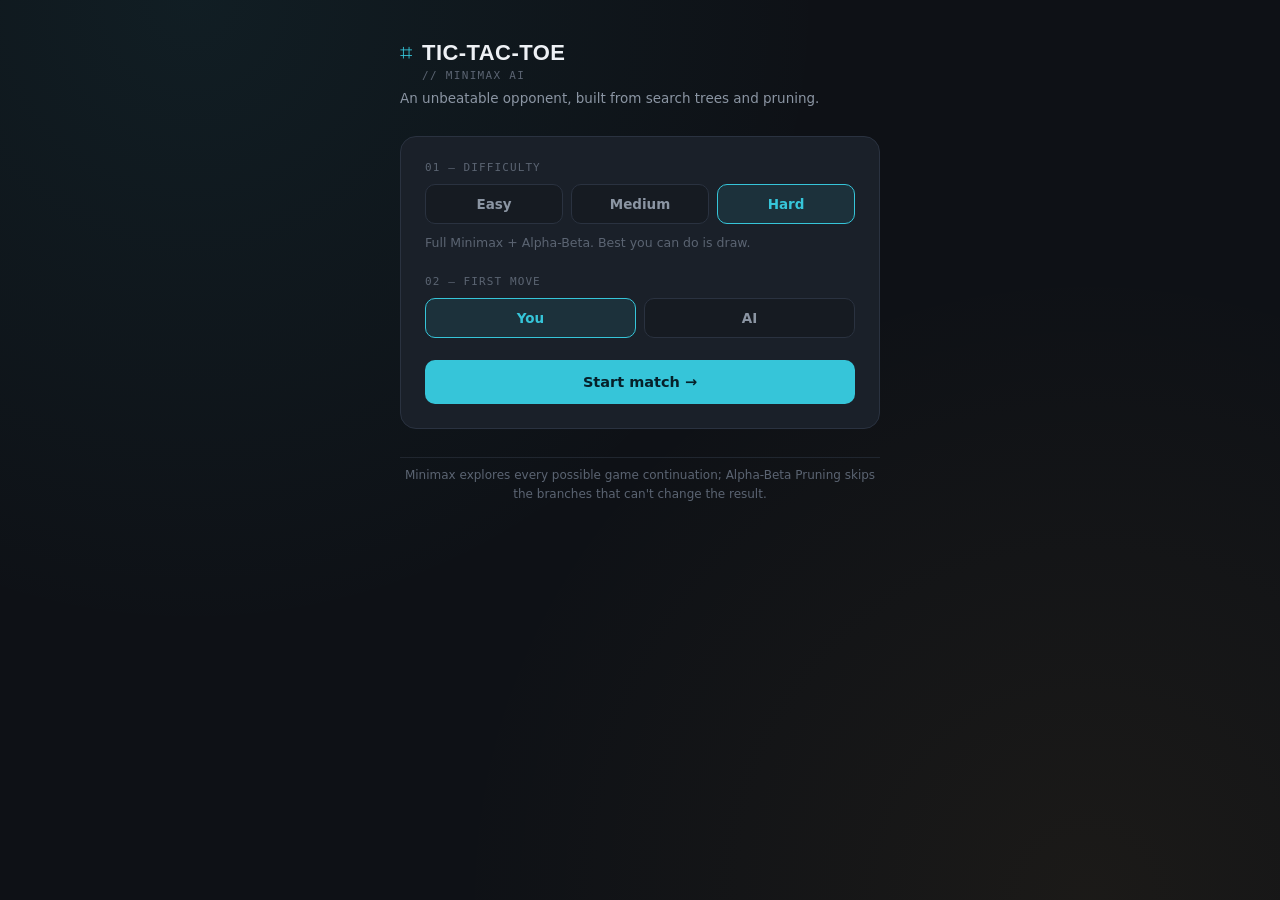
<file: tic-tac-toe-web/index.html>
<!DOCTYPE html>
<html lang="en">
<head>
  <meta charset="UTF-8" />
  <meta name="viewport" content="width=device-width, initial-scale=1.0" />
  <title>Tic-Tac-Toe - Game</title>
  <link rel="stylesheet" href="style.css" />
</head>
<body>

  <main class="app">

    <header class="topbar">
      <div class="brand">
        <span class="brand-mark">⌗</span>
        <h1>TIC-TAC-TOE<span class="brand-sub">// MINIMAX AI</span></h1>
      </div>
      <p class="tagline">An unbeatable opponent, built from search trees and pruning.</p>
    </header>

    <section class="setup" id="setup-panel">
      <div class="setup-card">

        <div class="setup-group">
          <span class="setup-label">01 — Difficulty</span>
          <div class="choice-row" id="difficulty-row">
            <button class="choice-btn" data-value="easy">Easy</button>
            <button class="choice-btn" data-value="medium">Medium</button>
            <button class="choice-btn is-active" data-value="hard">Hard</button>
          </div>
          <p class="setup-hint" id="difficulty-hint">Full Minimax + Alpha-Beta. Best you can do is draw.</p>
        </div>

        <div class="setup-group">
          <span class="setup-label">02 — First move</span>
          <div class="choice-row" id="first-row">
            <button class="choice-btn is-active" data-value="human">You</button>
            <button class="choice-btn" data-value="ai">AI</button>
          </div>
        </div>

        <button class="start-btn" id="start-btn">Start match →</button>
      </div>
    </section>

    <section class="game" id="game-panel" hidden>

      <div class="status-row">
        <div class="status-pill" id="status-pill">
          <span class="status-dot"></span>
          <span id="status-text">Your move</span>
        </div>
        <div class="status-actions">
          <button class="ghost-btn" id="back-btn">Back</button>
          <button class="ghost-btn" id="restart-btn">Restart</button>
        </div>
      </div>

      <div class="board" id="board" aria-label="Tic Tac Toe board">
        <button class="cell" data-index="0"></button>
        <button class="cell" data-index="1"></button>
        <button class="cell" data-index="2"></button>
        <button class="cell" data-index="3"></button>
        <button class="cell" data-index="4"></button>
        <button class="cell" data-index="5"></button>
        <button class="cell" data-index="6"></button>
        <button class="cell" data-index="7"></button>
        <button class="cell" data-index="8"></button>
        <svg class="win-line" id="win-line" viewBox="0 0 300 300" preserveAspectRatio="none">
          <line id="win-line-shape" x1="0" y1="0" x2="0" y2="0" />
        </svg>
      </div>

      <div class="scoreboard">
        <div class="score-item">
          <span class="score-label">You</span>
          <span class="score-value" id="score-human">0</span>
        </div>
        <div class="score-item">
          <span class="score-label">Draws</span>
          <span class="score-value" id="score-draw">0</span>
        </div>
        <div class="score-item">
          <span class="score-label">AI</span>
          <span class="score-value" id="score-ai">0</span>
        </div>
      </div>

    </section>

    <footer class="foot">
      <p>Minimax explores every possible game continuation; Alpha-Beta Pruning skips the branches that can't change the result.</p>
    </footer>

  </main>

  <div class="result-overlay" id="result-overlay" hidden>
    <div class="result-card">
      <p class="result-eyebrow" id="result-eyebrow">ROUND OVER</p>
      <h2 class="result-title" id="result-title">You win</h2>
      <div class="result-actions">
        <button class="ghost-btn" id="back-to-menu-btn">Back to menu</button>
        <button class="start-btn" id="play-again-btn">Play again</button>
      </div>
    </div>
  </div>

  <script src="ai.js"></script>
  <script src="script.js"></script>
</body>
</html>
</file>
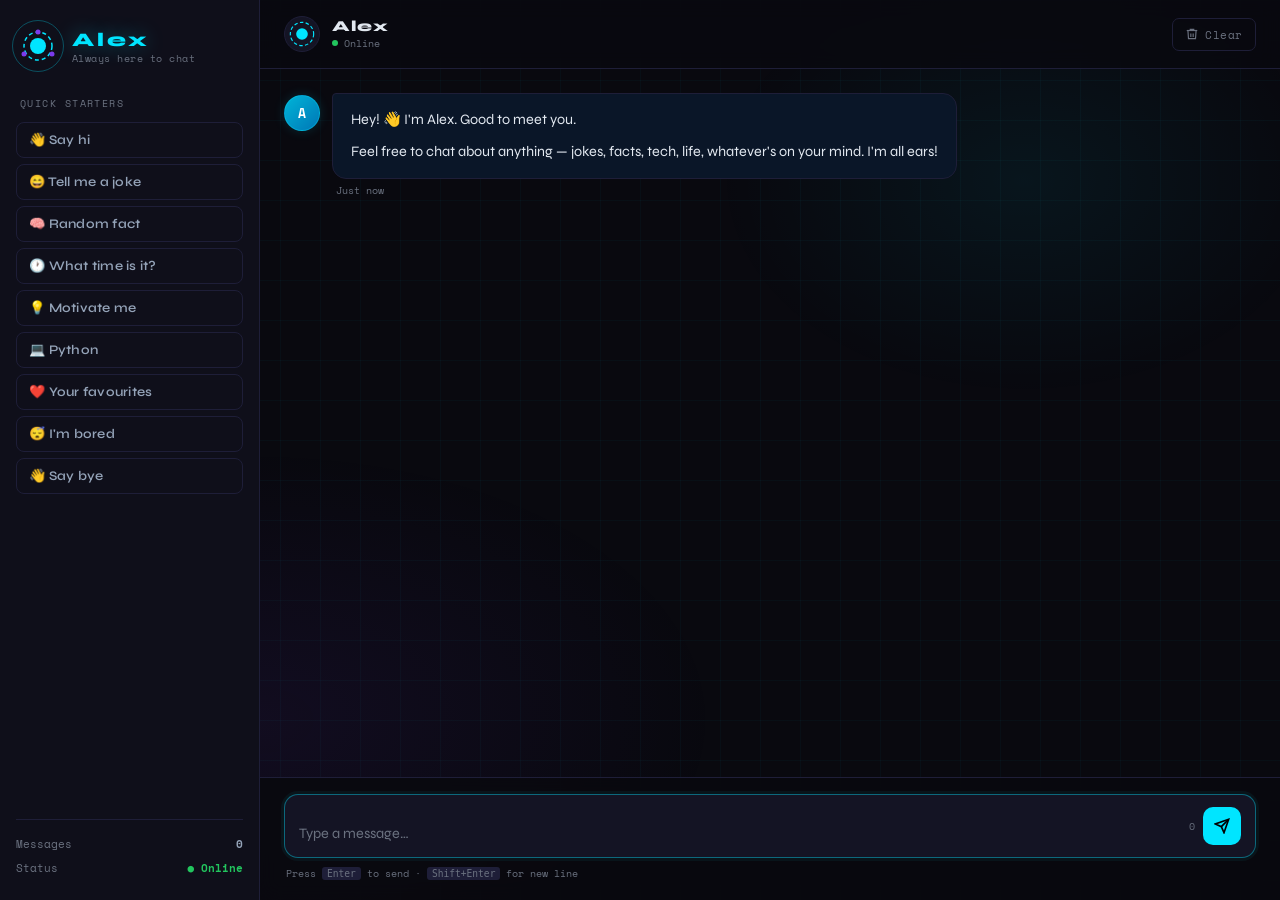
<file: Alex chatbot/alex chatbot/index.html>
<!DOCTYPE html>
<html lang="en">
<head>
  <meta charset="UTF-8" />
  <meta name="viewport" content="width=device-width, initial-scale=1.0"/>
  <title>Alex · Chat</title>
  <link rel="stylesheet" href="css/style.css" />
  <link rel="preconnect" href="https://fonts.googleapis.com">
  <link href="https://fonts.googleapis.com/css2?family=Space+Mono:ital,wght@0,400;0,700;1,400&family=Syne:wght@400;600;800&display=swap" rel="stylesheet">
</head>
<body>

  <div class="bg-grid"></div>
  <div class="bg-glow"></div>

  <div class="app-shell">

    <!-- Sidebar -->
    <aside class="sidebar">
      <div class="brand">
        <div class="brand-icon">
          <span class="pulse-ring"></span>
          <svg viewBox="0 0 36 36" fill="none" xmlns="http://www.w3.org/2000/svg">
            <circle cx="18" cy="18" r="8" fill="var(--accent)"/>
            <circle cx="18" cy="18" r="14" stroke="var(--accent)" stroke-width="1.5" stroke-dasharray="4 3"/>
            <circle cx="18" cy="4" r="2.5" fill="var(--accent2)"/>
            <circle cx="32" cy="26" r="2.5" fill="var(--accent2)"/>
            <circle cx="4" cy="26" r="2.5" fill="var(--accent2)"/>
          </svg>
        </div>
        <div>
          <div class="brand-name">Alex</div>
          <div class="brand-sub">Always here to chat</div>
        </div>
      </div>

      <nav class="topic-nav">
        <div class="nav-label">QUICK STARTERS</div>
        <button class="topic-btn" data-msg="Hey! How are you?">👋 Say hi</button>
        <button class="topic-btn" data-msg="Tell me a joke">😄 Tell me a joke</button>
        <button class="topic-btn" data-msg="Tell me something interesting">🧠 Random fact</button>
        <button class="topic-btn" data-msg="What time is it?">🕐 What time is it?</button>
        <button class="topic-btn" data-msg="I need some motivation">💡 Motivate me</button>
        <button class="topic-btn" data-msg="Tell me about Python">💻 Python</button>
        <button class="topic-btn" data-msg="What do you like?">❤️ Your favourites</button>
        <button class="topic-btn" data-msg="I'm bored, entertain me">😴 I'm bored</button>
        <button class="topic-btn" data-msg="Bye! Talk later">👋 Say bye</button>
      </nav>

      <div class="sidebar-footer">
        <div class="stat-row">
          <span>Messages</span>
          <span id="msg-count" class="stat-val">0</span>
        </div>
        <div class="stat-row">
          <span>Status</span>
          <span class="stat-val online">● Online</span>
        </div>
      </div>
    </aside>

    <!-- Chat Area -->
    <main class="chat-area">
      <header class="chat-header">
        <div class="header-left">
          <div class="avatar-sm">
            <svg viewBox="0 0 24 24" fill="none"><circle cx="12" cy="12" r="5" fill="var(--accent)"/><circle cx="12" cy="12" r="10" stroke="var(--accent)" stroke-width="1" stroke-dasharray="3 2"/></svg>
          </div>
          <div>
            <div class="header-title">Alex</div>
            <div class="header-status"><span class="dot"></span> Online</div>
          </div>
        </div>
        <button class="clear-btn" id="clearBtn" title="Clear chat">
          <svg viewBox="0 0 24 24" fill="none" stroke="currentColor" stroke-width="2"><polyline points="3 6 5 6 21 6"/><path d="M19 6l-1 14H6L5 6"/><path d="M10 11v6M14 11v6"/><path d="M9 6V4h6v2"/></svg>
          Clear
        </button>
      </header>

      <div class="messages-wrap" id="messagesWrap">
        <div class="messages" id="messages">
          <div class="msg bot">
            <div class="msg-avatar">A</div>
            <div class="msg-body">
              <div class="msg-bubble">
                <p>Hey! 👋 I'm Alex. Good to meet you.</p>
                <p>Feel free to chat about anything — jokes, facts, tech, life, whatever's on your mind. I'm all ears!</p>
              </div>
              <div class="msg-time">Just now</div>
            </div>
          </div>
        </div>
      </div>

      <!-- Typing indicator -->
      <div class="typing-wrap" id="typingWrap" style="display:none;">
        <div class="typing-indicator">
          <span></span><span></span><span></span>
          <em>Alex is typing…</em>
        </div>
      </div>

      <!-- Input Bar -->
      <div class="input-bar">
        <div class="input-wrap">
          <textarea
            id="userInput"
            placeholder="Type a message…"
            rows="1"
            autocomplete="off"
            spellcheck="false"
          ></textarea>
          <div class="input-actions">
            <span class="char-count" id="charCount">0</span>
            <button class="send-btn" id="sendBtn">
              <svg viewBox="0 0 24 24" fill="none" stroke="currentColor" stroke-width="2.5"><line x1="22" y1="2" x2="11" y2="13"/><polygon points="22 2 15 22 11 13 2 9 22 2"/></svg>
            </button>
          </div>
        </div>
        <div class="input-hint">Press <kbd>Enter</kbd> to send · <kbd>Shift+Enter</kbd> for new line</div>
      </div>
    </main>

  </div>

  <script src="js/rules.js"></script>
  <script src="js/chat.js"></script>
</body>
</html>
</file>
<file: tic-tac-toe-web/style.css>
/* ============================================================
   DESIGN TOKENS
   Subject: a search-tree / logic-engine console, not a toy game.
   Palette: near-black slate background, bone-white text,
   amber for the human (X), cold cyan for the AI (O).
   Type: a condensed grotesk for display, a monospace for
   labels/data — nods to the "search algorithm" subject matter.
   ============================================================ */

:root {
  --bg: #0e1116;
  --bg-raised: #161b22;
  --bg-card: #1a2029;
  --line: #2a3240;
  --line-soft: #20262f;

  --text: #eef1f5;
  --text-dim: #8b95a3;
  --text-faint: #5b6472;

  --human: #f0a838;       /* warm amber — X */
  --human-dim: #5e4a2a;
  --ai: #36c5d9;           /* cold cyan — O */
  --ai-dim: #20454c;

  --win: #6de08a;

  --radius: 10px;
  --radius-lg: 16px;

  --font-display: 'Archivo Expanded', 'Arial Narrow', sans-serif;
  --font-mono: 'JetBrains Mono', 'SF Mono', Consolas, monospace;
  --font-body: 'Inter', system-ui, sans-serif;
}

@import url('https://fonts.googleapis.com/css2?family=Archivo+Expanded:wght@600;800&family=JetBrains+Mono:wght@400;500;700&family=Inter:wght@400;500;600&display=swap');

* { box-sizing: border-box; }

html, body {
  margin: 0;
  padding: 0;
  background: var(--bg);
  color: var(--text);
  font-family: var(--font-body);
  -webkit-font-smoothing: antialiased;
}

body {
  min-height: 100vh;
  display: flex;
  justify-content: center;
  padding: 40px 20px 60px;
  background-image:
    radial-gradient(circle at 15% 0%, rgba(54, 197, 217, 0.07), transparent 45%),
    radial-gradient(circle at 85% 100%, rgba(240, 168, 56, 0.06), transparent 45%);
}

.app {
  width: 100%;
  max-width: 480px;
  display: flex;
  flex-direction: column;
  gap: 28px;
}

/* ============================================================
   HEADER
   ============================================================ */

.topbar {
  display: flex;
  flex-direction: column;
  gap: 6px;
}

.brand {
  display: flex;
  align-items: baseline;
  gap: 10px;
}

.brand-mark {
  font-size: 22px;
  color: var(--ai);
  line-height: 1;
}

.brand h1 {
  font-family: var(--font-display);
  font-weight: 800;
  font-size: 22px;
  letter-spacing: 0.02em;
  margin: 0;
  color: var(--text);
}

.brand-sub {
  display: block;
  font-family: var(--font-mono);
  font-weight: 500;
  font-size: 11px;
  letter-spacing: 0.12em;
  color: var(--text-faint);
  margin-top: 3px;
}

.tagline {
  margin: 0;
  font-size: 13.5px;
  color: var(--text-dim);
  line-height: 1.5;
}

/* ============================================================
   SETUP PANEL
   ============================================================ */

.setup-card {
  background: var(--bg-card);
  border: 1px solid var(--line);
  border-radius: var(--radius-lg);
  padding: 24px;
  display: flex;
  flex-direction: column;
  gap: 22px;
}

.setup-group {
  display: flex;
  flex-direction: column;
  gap: 10px;
}

.setup-label {
  font-family: var(--font-mono);
  font-size: 11px;
  font-weight: 500;
  letter-spacing: 0.1em;
  color: var(--text-faint);
  text-transform: uppercase;
}

.choice-row {
  display: flex;
  gap: 8px;
}

.choice-btn {
  flex: 1;
  padding: 11px 0;
  background: var(--bg-raised);
  border: 1px solid var(--line);
  border-radius: var(--radius);
  color: var(--text-dim);
  font-family: var(--font-body);
  font-weight: 600;
  font-size: 13.5px;
  cursor: pointer;
  transition: border-color 0.15s ease, color 0.15s ease, background 0.15s ease;
}

.choice-btn:hover {
  border-color: var(--text-faint);
  color: var(--text);
}

.choice-btn.is-active {
  background: rgba(54, 197, 217, 0.1);
  border-color: var(--ai);
  color: var(--ai);
}

.setup-hint {
  margin: 0;
  font-size: 12.5px;
  color: var(--text-faint);
  line-height: 1.5;
  min-height: 18px;
}

.start-btn {
  width: 100%;
  padding: 14px 0;
  background: var(--ai);
  border: none;
  border-radius: var(--radius);
  color: #06212a;
  font-family: var(--font-body);
  font-weight: 600;
  font-size: 14.5px;
  cursor: pointer;
  transition: filter 0.15s ease, transform 0.1s ease;
}

.start-btn:hover { filter: brightness(1.08); }
.start-btn:active { transform: scale(0.98); }

/* ============================================================
   GAME PANEL
   ============================================================ */

.game {
  display: flex;
  flex-direction: column;
  gap: 22px;
}

.game[hidden] {
  display: none;
}

.status-row {
  display: flex;
  align-items: center;
  justify-content: space-between;
  gap: 10px;
}

.status-actions {
  display: flex;
  gap: 10px;
}

.status-pill {
  display: flex;
  align-items: center;
  gap: 8px;
  padding: 8px 14px;
  background: var(--bg-card);
  border: 1px solid var(--line);
  border-radius: 999px;
  font-family: var(--font-mono);
  font-size: 12.5px;
  color: var(--text-dim);
}

.status-dot {
  width: 7px;
  height: 7px;
  border-radius: 50%;
  background: var(--human);
  transition: background 0.2s ease;
}

.status-pill.thinking .status-dot {
  background: var(--ai);
  animation: pulse 0.9s ease-in-out infinite;
}

@keyframes pulse {
  0%, 100% { opacity: 1; transform: scale(1); }
  50% { opacity: 0.4; transform: scale(0.7); }
}

.ghost-btn {
  background: transparent;
  border: 1px solid var(--line);
  border-radius: var(--radius);
  color: var(--text-faint);
  font-family: var(--font-body);
  font-size: 12.5px;
  font-weight: 500;
  padding: 8px 14px;
  cursor: pointer;
  transition: border-color 0.15s ease, color 0.15s ease;
}

.ghost-btn:hover {
  border-color: var(--text-faint);
  color: var(--text);
}

/* ============================================================
   BOARD
   ============================================================ */

.board {
  position: relative;
  display: grid;
  grid-template-columns: repeat(3, 1fr);
  grid-template-rows: repeat(3, 1fr);
  gap: 8px;
  aspect-ratio: 1;
  background: var(--line);
  border-radius: var(--radius-lg);
  padding: 8px;
  border: 1px solid var(--line);
}

.cell {
  background: var(--bg-card);
  border: none;
  border-radius: 8px;
  display: flex;
  align-items: center;
  justify-content: center;
  font-family: var(--font-display);
  font-size: clamp(36px, 11vw, 56px);
  font-weight: 800;
  cursor: pointer;
  position: relative;
  transition: background 0.15s ease;
  color: transparent;
}

.cell:not(.filled):hover {
  background: var(--bg-raised);
}

.cell.filled { cursor: default; }

.cell.mark-x { color: var(--human); }
.cell.mark-o { color: var(--ai); }

.cell.mark-x::before,
.cell.mark-o::before {
  content: '';
  position: absolute;
  inset: 0;
  border-radius: 8px;
  opacity: 0;
}

.cell.win-cell {
  background: rgba(109, 224, 138, 0.12);
}

.cell.win-cell.mark-x,
.cell.win-cell.mark-o {
  color: var(--win);
}

.cell.pop {
  animation: pop 0.22s ease;
}

@keyframes pop {
  0% { transform: scale(0.6); opacity: 0; }
  100% { transform: scale(1); opacity: 1; }
}

.win-line {
  position: absolute;
  inset: 8px;
  pointer-events: none;
  overflow: visible;
}

.win-line line {
  stroke: var(--win);
  stroke-width: 4;
  stroke-linecap: round;
  opacity: 0;
}

.win-line.show line {
  opacity: 1;
  animation: drawline 0.35s ease forwards;
}

@keyframes drawline {
  from { stroke-dasharray: 0 400; }
  to { stroke-dasharray: 400 0; }
}

/* ============================================================
   SCOREBOARD
   ============================================================ */

.scoreboard {
  display: flex;
  background: var(--bg-card);
  border: 1px solid var(--line);
  border-radius: var(--radius-lg);
  overflow: hidden;
}

.score-item {
  flex: 1;
  display: flex;
  flex-direction: column;
  align-items: center;
  gap: 4px;
  padding: 14px 0;
  border-right: 1px solid var(--line);
}

.score-item:last-child { border-right: none; }

.score-label {
  font-family: var(--font-mono);
  font-size: 10.5px;
  letter-spacing: 0.08em;
  color: var(--text-faint);
  text-transform: uppercase;
}

.score-value {
  font-family: var(--font-display);
  font-size: 22px;
  font-weight: 800;
  color: var(--text);
}

/* ============================================================
   FOOTER
   ============================================================ */

.foot {
  text-align: center;
  padding-top: 8px;
  border-top: 1px solid var(--line-soft);
}

.foot p {
  margin: 0;
  font-size: 12px;
  color: var(--text-faint);
  line-height: 1.6;
}

/* ============================================================
   RESULT OVERLAY
   ============================================================ */

.result-overlay {
  position: fixed;
  inset: 0;
  background: rgba(8, 10, 13, 0.78);
  backdrop-filter: blur(4px);
  display: flex;
  align-items: center;
  justify-content: center;
  padding: 20px;
  z-index: 10;
  animation: fadein 0.2s ease;
}

.result-overlay[hidden] {
  display: none;
}

@keyframes fadein {
  from { opacity: 0; }
  to { opacity: 1; }
}

.result-card {
  background: var(--bg-card);
  border: 1px solid var(--line);
  border-radius: var(--radius-lg);
  padding: 32px 28px;
  width: 100%;
  max-width: 340px;
  text-align: center;
  display: flex;
  flex-direction: column;
  gap: 16px;
  animation: rise 0.25s ease;
}

@keyframes rise {
  from { transform: translateY(10px); opacity: 0; }
  to { transform: translateY(0); opacity: 1; }
}

.result-eyebrow {
  margin: 0;
  font-family: var(--font-mono);
  font-size: 11px;
  letter-spacing: 0.12em;
  color: var(--text-faint);
}

.result-title {
  margin: 0;
  font-family: var(--font-display);
  font-weight: 800;
  font-size: 26px;
}

.result-title.win { color: var(--win); }
.result-title.lose { color: var(--ai); }
.result-title.draw { color: var(--text-dim); }

/* ============================================================
   RESPONSIVE
   ============================================================ */

@media (max-width: 380px) {
  .brand h1 { font-size: 19px; }
  .setup-card { padding: 18px; }
}

/* Respect reduced motion preferences */
@media (prefers-reduced-motion: reduce) {
  * { animation-duration: 0.001ms !important; transition-duration: 0.001ms !important; }
}

/* Keyboard focus visibility */
.choice-btn:focus-visible,
.start-btn:focus-visible,
.ghost-btn:focus-visible,
.cell:focus-visible {
  outline: 2px solid var(--ai);
  outline-offset: 2px;
}
</file>
<file: Alex chatbot/alex chatbot/css/style.css>
/* ─── NEXUS CHATBOT · STYLESHEET ─── */

:root {
  --bg:       #09090f;
  --bg2:      #0f0f1a;
  --bg3:      #141424;
  --border:   #1e1e38;
  --accent:   #00e5ff;
  --accent2:  #7c3aed;
  --accent3:  #f59e0b;
  --text:     #e2e8f0;
  --text-dim: #6b7280;
  --text-mid: #94a3b8;
  --user-bg:  #1a0a3a;
  --bot-bg:   #0a1628;
  --radius:   14px;
  --sidebar:  260px;
  --font-mono: 'Space Mono', monospace;
  --font-sans: 'Syne', sans-serif;
}

*, *::before, *::after { box-sizing: border-box; margin: 0; padding: 0; }

html, body {
  height: 100%;
  overflow: hidden;
  background: var(--bg);
  color: var(--text);
  font-family: var(--font-sans);
}

/* ── BACKGROUND ── */
.bg-grid {
  position: fixed; inset: 0; z-index: 0;
  background-image:
    linear-gradient(rgba(0,229,255,0.03) 1px, transparent 1px),
    linear-gradient(90deg, rgba(0,229,255,0.03) 1px, transparent 1px);
  background-size: 40px 40px;
  pointer-events: none;
}
.bg-glow {
  position: fixed; inset: 0; z-index: 0;
  background: radial-gradient(ellipse 60% 50% at 20% 80%, rgba(124,58,237,0.08) 0%, transparent 60%),
              radial-gradient(ellipse 40% 40% at 80% 20%, rgba(0,229,255,0.06) 0%, transparent 60%);
  pointer-events: none;
}

/* ── APP SHELL ── */
.app-shell {
  position: relative; z-index: 1;
  display: flex;
  height: 100vh;
  max-width: 1300px;
  margin: 0 auto;
}

/* ── SIDEBAR ── */
.sidebar {
  width: var(--sidebar);
  flex-shrink: 0;
  background: var(--bg2);
  border-right: 1px solid var(--border);
  display: flex;
  flex-direction: column;
  padding: 24px 16px;
  gap: 28px;
  overflow-y: auto;
}

.brand {
  display: flex;
  align-items: center;
  gap: 12px;
}
.brand-icon {
  position: relative;
  width: 44px; height: 44px;
  display: flex; align-items: center; justify-content: center;
}
.brand-icon svg { width: 36px; height: 36px; }
.pulse-ring {
  position: absolute; inset: -4px;
  border-radius: 50%;
  border: 1.5px solid var(--accent);
  opacity: 0.3;
  animation: pulse 2.5s ease-in-out infinite;
}
@keyframes pulse {
  0%, 100% { transform: scale(1); opacity: 0.3; }
  50% { transform: scale(1.2); opacity: 0.1; }
}
.brand-name {
  font-family: var(--font-sans);
  font-weight: 800;
  font-size: 1.2rem;
  letter-spacing: 0.15em;
  color: var(--accent);
  text-shadow: 0 0 20px rgba(0,229,255,0.4);
}
.brand-sub {
  font-family: var(--font-mono);
  font-size: 0.6rem;
  color: var(--text-dim);
  letter-spacing: 0.05em;
}

/* Nav */
.topic-nav { display: flex; flex-direction: column; gap: 6px; }
.nav-label {
  font-family: var(--font-mono);
  font-size: 0.6rem;
  letter-spacing: 0.15em;
  color: var(--text-dim);
  margin-bottom: 6px;
  padding-left: 4px;
}
.topic-btn {
  background: transparent;
  border: 1px solid var(--border);
  color: var(--text-mid);
  font-family: var(--font-sans);
  font-size: 0.82rem;
  font-weight: 600;
  padding: 9px 12px;
  border-radius: 8px;
  text-align: left;
  cursor: pointer;
  transition: all 0.18s ease;
  letter-spacing: 0.02em;
}
.topic-btn:hover {
  background: rgba(0,229,255,0.07);
  border-color: rgba(0,229,255,0.3);
  color: var(--accent);
  transform: translateX(4px);
}

/* Sidebar footer */
.sidebar-footer {
  margin-top: auto;
  border-top: 1px solid var(--border);
  padding-top: 16px;
  display: flex;
  flex-direction: column;
  gap: 8px;
}
.stat-row {
  display: flex;
  justify-content: space-between;
  font-family: var(--font-mono);
  font-size: 0.68rem;
  color: var(--text-dim);
}
.stat-val {
  color: var(--text-mid);
  font-weight: 700;
}
.stat-val.online { color: #22c55e; }

/* ── CHAT AREA ── */
.chat-area {
  flex: 1;
  display: flex;
  flex-direction: column;
  min-width: 0;
  overflow: hidden;
}

/* Header */
.chat-header {
  display: flex;
  align-items: center;
  justify-content: space-between;
  padding: 16px 24px;
  border-bottom: 1px solid var(--border);
  background: rgba(9,9,15,0.8);
  backdrop-filter: blur(10px);
}
.header-left { display: flex; align-items: center; gap: 12px; }
.avatar-sm {
  width: 36px; height: 36px;
  background: var(--bg3);
  border-radius: 50%;
  border: 1px solid var(--border);
  display: flex; align-items: center; justify-content: center;
}
.avatar-sm svg { width: 28px; height: 28px; }
.header-title {
  font-family: var(--font-sans);
  font-weight: 800;
  font-size: 0.95rem;
  letter-spacing: 0.08em;
  color: var(--text);
}
.header-status {
  font-family: var(--font-mono);
  font-size: 0.65rem;
  color: var(--text-dim);
  display: flex; align-items: center; gap: 6px;
}
.dot {
  width: 6px; height: 6px;
  background: #22c55e;
  border-radius: 50%;
  display: inline-block;
  animation: blink 2s ease-in-out infinite;
}
@keyframes blink {
  0%, 100% { opacity: 1; } 50% { opacity: 0.3; }
}
.clear-btn {
  display: flex; align-items: center; gap: 6px;
  background: transparent;
  border: 1px solid var(--border);
  color: var(--text-dim);
  font-family: var(--font-mono);
  font-size: 0.7rem;
  padding: 7px 12px;
  border-radius: 7px;
  cursor: pointer;
  transition: all 0.18s;
  letter-spacing: 0.05em;
}
.clear-btn svg { width: 14px; height: 14px; }
.clear-btn:hover {
  border-color: #ef4444;
  color: #ef4444;
}

/* Messages */
.messages-wrap {
  flex: 1;
  overflow-y: auto;
  padding: 24px;
  scroll-behavior: smooth;
}
.messages-wrap::-webkit-scrollbar { width: 4px; }
.messages-wrap::-webkit-scrollbar-track { background: transparent; }
.messages-wrap::-webkit-scrollbar-thumb { background: var(--border); border-radius: 4px; }

.messages { display: flex; flex-direction: column; gap: 20px; }

/* Message bubble */
.msg {
  display: flex;
  gap: 12px;
  animation: msgIn 0.3s cubic-bezier(0.16,1,0.3,1) both;
}
@keyframes msgIn {
  from { opacity: 0; transform: translateY(12px); }
  to   { opacity: 1; transform: translateY(0); }
}
.msg.user { flex-direction: row-reverse; }

.msg-avatar {
  width: 36px; height: 36px;
  border-radius: 50%;
  display: flex; align-items: center; justify-content: center;
  font-family: var(--font-mono);
  font-size: 0.8rem;
  font-weight: 700;
  flex-shrink: 0;
  margin-top: 2px;
}
.bot .msg-avatar {
  background: linear-gradient(135deg, #00b4d8, #0077b6);
  color: #fff;
  border: 1px solid rgba(0,229,255,0.3);
  box-shadow: 0 0 12px rgba(0,229,255,0.15);
}
.user .msg-avatar {
  background: linear-gradient(135deg, #7c3aed, #5b21b6);
  color: #fff;
  border: 1px solid rgba(124,58,237,0.4);
}

.msg-body { max-width: 70%; display: flex; flex-direction: column; gap: 4px; }
.user .msg-body { align-items: flex-end; }

.msg-bubble {
  padding: 14px 18px;
  border-radius: var(--radius);
  font-size: 0.9rem;
  line-height: 1.65;
  position: relative;
}
.bot .msg-bubble {
  background: var(--bot-bg);
  border: 1px solid var(--border);
  border-top-left-radius: 4px;
  color: var(--text);
}
.user .msg-bubble {
  background: var(--user-bg);
  border: 1px solid rgba(124,58,237,0.3);
  border-top-right-radius: 4px;
  color: var(--text);
}

.msg-bubble p { margin-bottom: 8px; }
.msg-bubble p:last-child { margin-bottom: 0; }
.msg-bubble strong { color: var(--accent); }
.msg-bubble em { color: var(--accent3); font-style: normal; font-weight: 600; }

.boot-header {
  font-family: var(--font-mono);
  font-size: 0.62rem;
  letter-spacing: 0.2em;
  color: var(--accent);
  margin-bottom: 10px;
  opacity: 0.8;
}

.msg-time {
  font-family: var(--font-mono);
  font-size: 0.6rem;
  color: var(--text-dim);
  padding: 0 4px;
}

/* Tag chips inside bot messages */
.tag-list {
  display: flex; flex-wrap: wrap; gap: 6px;
  margin-top: 10px;
}
.tag {
  background: rgba(0,229,255,0.08);
  border: 1px solid rgba(0,229,255,0.2);
  color: var(--accent);
  font-family: var(--font-mono);
  font-size: 0.65rem;
  padding: 3px 9px;
  border-radius: 20px;
  letter-spacing: 0.05em;
}

/* Typing indicator */
.typing-wrap { padding: 0 24px 8px; }
.typing-indicator {
  display: flex;
  align-items: center;
  gap: 8px;
  font-family: var(--font-mono);
  font-size: 0.7rem;
  color: var(--text-dim);
}
.typing-indicator span {
  width: 6px; height: 6px;
  background: var(--accent);
  border-radius: 50%;
  animation: typing 1.2s ease-in-out infinite;
}
.typing-indicator span:nth-child(2) { animation-delay: 0.2s; }
.typing-indicator span:nth-child(3) { animation-delay: 0.4s; }
@keyframes typing {
  0%, 60%, 100% { transform: translateY(0); opacity: 0.4; }
  30% { transform: translateY(-5px); opacity: 1; }
}

/* ── INPUT BAR ── */
.input-bar {
  padding: 16px 24px 20px;
  background: rgba(9,9,15,0.9);
  border-top: 1px solid var(--border);
  backdrop-filter: blur(10px);
}
.input-wrap {
  display: flex;
  align-items: flex-end;
  gap: 10px;
  background: var(--bg3);
  border: 1px solid var(--border);
  border-radius: var(--radius);
  padding: 12px 14px;
  transition: border-color 0.2s;
}
.input-wrap:focus-within {
  border-color: rgba(0,229,255,0.4);
  box-shadow: 0 0 0 3px rgba(0,229,255,0.05);
}
textarea {
  flex: 1;
  background: none;
  border: none;
  outline: none;
  resize: none;
  color: var(--text);
  font-family: var(--font-sans);
  font-size: 0.9rem;
  line-height: 1.5;
  max-height: 120px;
  overflow-y: auto;
}
textarea::placeholder { color: var(--text-dim); }

.input-actions {
  display: flex;
  align-items: center;
  gap: 8px;
  flex-shrink: 0;
}
.char-count {
  font-family: var(--font-mono);
  font-size: 0.6rem;
  color: var(--text-dim);
  min-width: 20px;
  text-align: right;
}

.send-btn {
  width: 38px; height: 38px;
  background: var(--accent);
  border: none;
  border-radius: 10px;
  display: flex; align-items: center; justify-content: center;
  cursor: pointer;
  transition: all 0.18s;
  color: #000;
  flex-shrink: 0;
}
.send-btn svg { width: 16px; height: 16px; }
.send-btn:hover {
  background: #fff;
  transform: scale(1.08);
  box-shadow: 0 0 16px rgba(0,229,255,0.4);
}
.send-btn:active { transform: scale(0.95); }

.input-hint {
  font-family: var(--font-mono);
  font-size: 0.6rem;
  color: var(--text-dim);
  margin-top: 8px;
  padding-left: 2px;
}
.input-hint kbd {
  background: var(--border);
  border-radius: 3px;
  padding: 1px 5px;
  font-size: 0.6rem;
}

/* ── RESPONSIVE ── */
@media (max-width: 768px) {
  .sidebar { display: none; }
  .chat-area { width: 100%; }
  .msg-body { max-width: 85%; }
}

/* ── SCROLLBAR GLOBAL ── */
* { scrollbar-width: thin; scrollbar-color: var(--border) transparent; }
</file>
